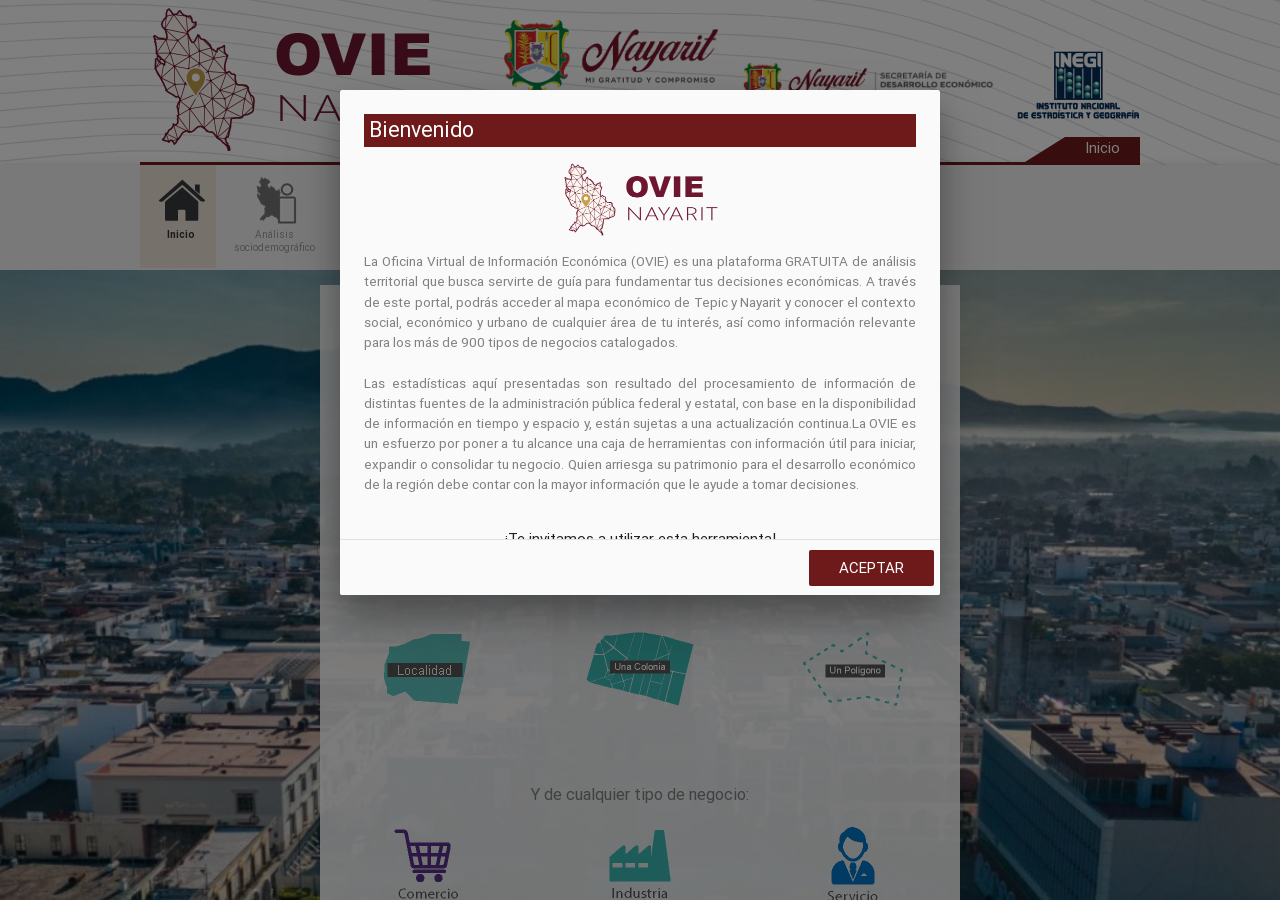
<file: ovie-client/index.html>
<!DOCTYPE html PUBLIC "-//W3C//DTD XHTML 1.0 Transitional//EN" "http://www.w3.org/TR/xhtml1/DTD/xhtml1-transitional.dtd">
<html xmlns="http://www.w3.org/1999/xhtml">
    
<head>
<meta http-equiv="X-UA-Compatible" content="IE=8" />    
<meta http-equiv="Content-Type" content="text/html; charset=utf-8" />
<meta name="viewport" content="width=device-width, initial-scale=1, maximum-scale=1, user-scalable=0">
<meta name="referrer" content="no-referrer">
<meta http-equiv="Permissions-Policy" content="unload=(self)">

<title>Oficina Virtual de Información Económica — Tepic, Nayarit</title>

<link rel="apple-touch-icon" sizes="57x57" href="apple-icon-57x57.png">
<link rel="apple-touch-icon" sizes="60x60" href="apple-icon-60x60.png">
<link rel="apple-touch-icon" sizes="72x72" href="apple-icon-72x72.png">
<link rel="apple-touch-icon" sizes="76x76" href="apple-icon-76x76.png">
<link rel="apple-touch-icon" sizes="114x114" href="apple-icon-114x114.png">
<link rel="apple-touch-icon" sizes="120x120" href="apple-icon-120x120.png">
<link rel="apple-touch-icon" sizes="144x144" href="apple-icon-144x144.png">
<link rel="apple-touch-icon" sizes="152x152" href="apple-icon-152x152.png">
<link rel="apple-touch-icon" sizes="180x180" href="apple-icon-180x180.png">
<link rel="icon" type="image/png" sizes="192x192"  href="android-icon-192x192.png">
<link rel="icon" type="image/png" sizes="32x32" href="favicon-32x32.png">
<link rel="icon" type="image/png" sizes="96x96" href="favicon-96x96.png">
<link rel="icon" type="image/png" sizes="16x16" href="favicon-16x16.png">
<link rel="manifest" href="manifest.json">
<meta name="msapplication-TileColor" content="#ffffff">
<meta name="msapplication-TileImage" content="ms-icon-144x144.png">
<meta name="theme-color" content="#ffffff">


<link href="https://fonts.googleapis.com/icon?family=Material+Icons" rel="stylesheet"/>
<link rel="stylesheet" type="text/css" href="js/libs/jquery/jquery-ui.min.css"/>
<link rel="stylesheet" type="text/css" href="js/libs/materialize/css/materialize.min.css"/>
<link rel="stylesheet" type="text/css" href="js/libs/fancybox-2.1.7/source/jquery.fancybox.css"  media="screen"/>

<script type="text/javascript" src="js/libs/jquery/jquery.min.js"></script>
<script type="text/javascript" src="js/libs/jquery/jquery-ui.min.js"></script>
<script type="text/javascript" src="js/libs/OpenLayers/OL.js"></script>
<script type="text/javascript" src="js/libs/materialize/js/materialize.min.js"></script>
<script type="text/javascript" src="js/libs/html2canvas/dist/html2canvas.js"></script>
<script type="text/javascript" src="js/libs/html2canvas/dist/canvg.js"></script>
<script type="text/javascript" src="js/libs/jsPdf/jsPdf.js"></script>
<script type="text/javascript" src="js/libs/jsPdf/svg_to_pdf.js"></script>
<script type="text/javascript" src="js/libs/jsPdf/saveSvgAsPng.js"></script>

<script type="text/javascript" src="js/libs/jsPdf/from_html.js"></script>
<script type="text/javascript" src="js/libs/jsPdf/split_text_to_size.js"></script>
<script type="text/javascript" src="js/libs/jsPdf/standard_fonts_metrics.js"></script>
<script type="text/javascript" src="js/libs/upload/jquery.fileupload.js"></script>
<script type="text/javascript" src="js/libs/fancybox-2.1.7/source/jquery.fancybox.pack.js"></script>
<!--
<script src="https://code.highcharts.com/highcharts.js"></script>
<script src="https://code.highcharts.com/modules/exporting.js"></script>-->
<script src="js/libs/highcharts/js/highcharts.js"></script>
<script src="js/libs/highcharts/js/modules/exporting.js"></script>



<script src="js/libs/jquery.ntm/js/jquery.ntm.js"></script>
<script type="text/javascript" src="js/libs/math.min.js"></script>

<script data-main="js/main" src="js/libs/require/require.js"></script>
<script type="text/javascript" src="js/libs/proj4js/proj4js-combined.js"></script>
<script type="text/javascript" src="js/libs/proj4js/defs/EPSG9102008.js"></script>
</head>

<body>

</body>
</html>
</file>
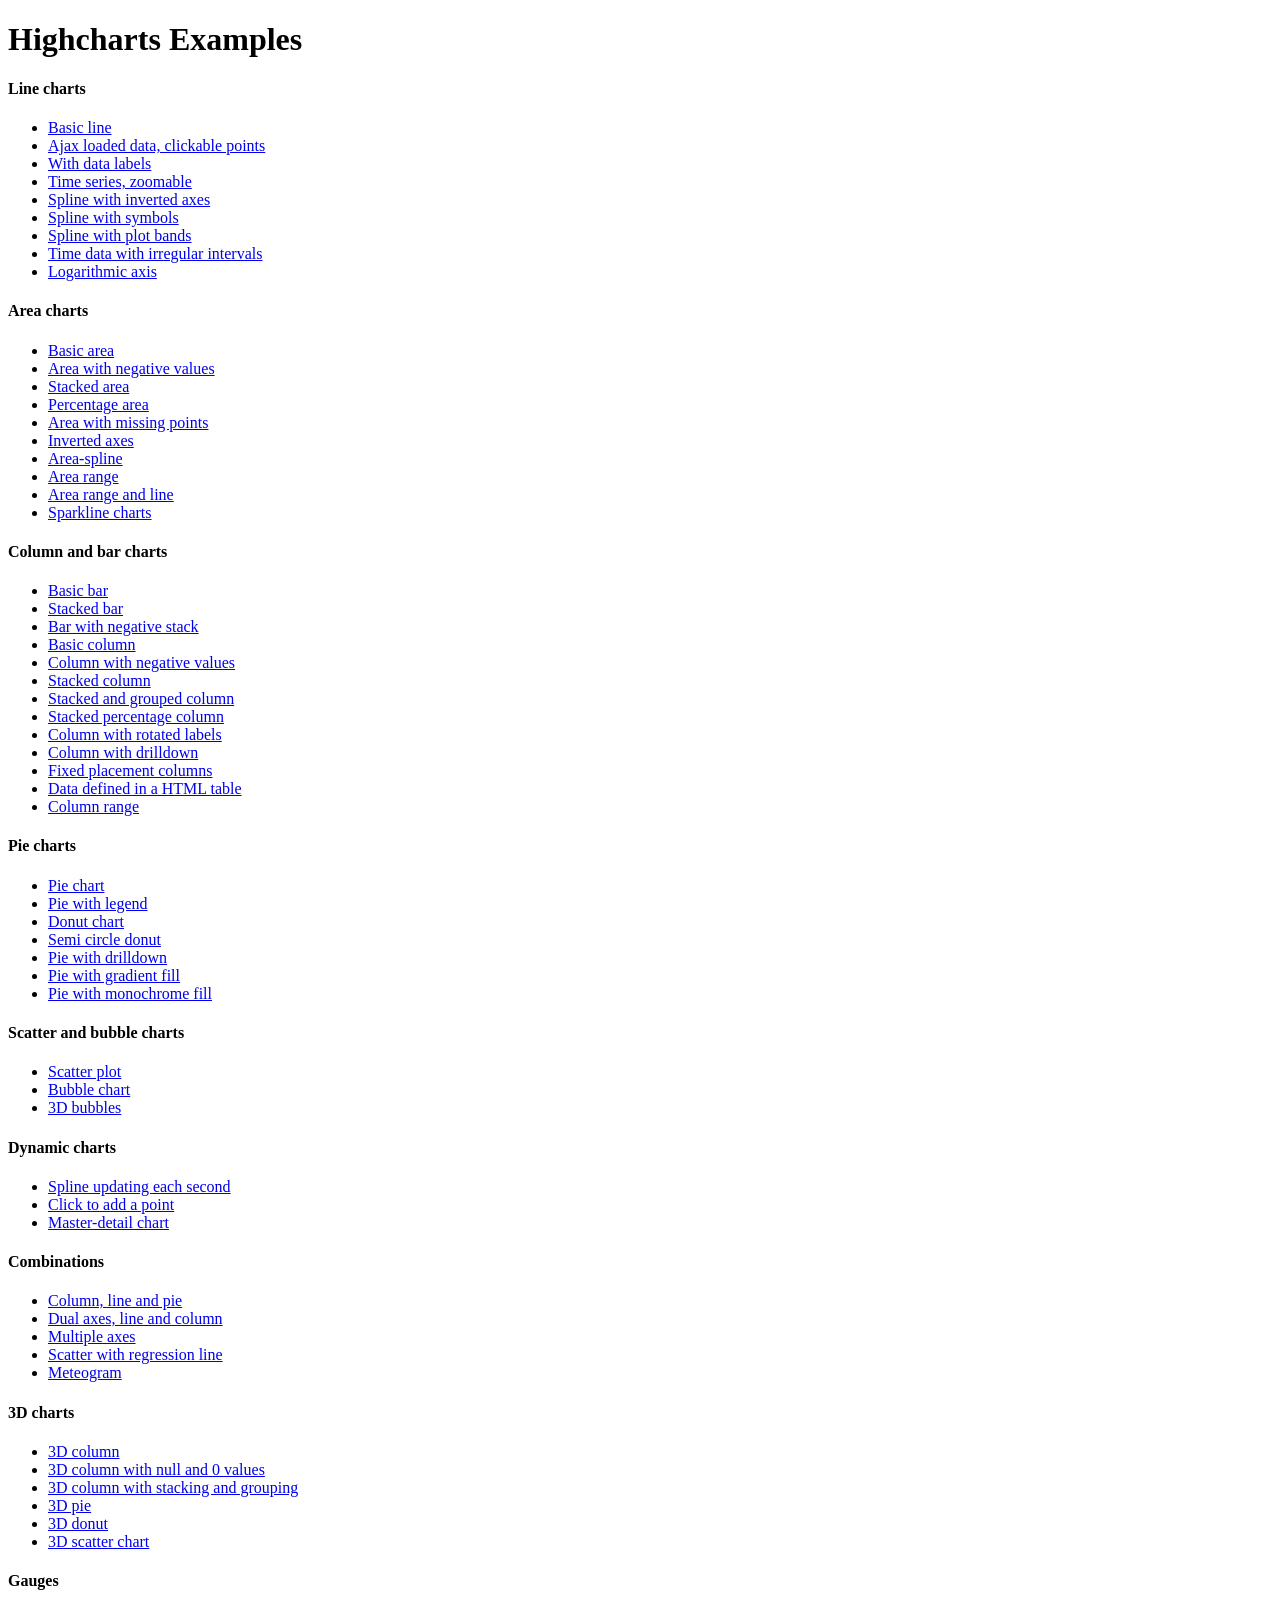
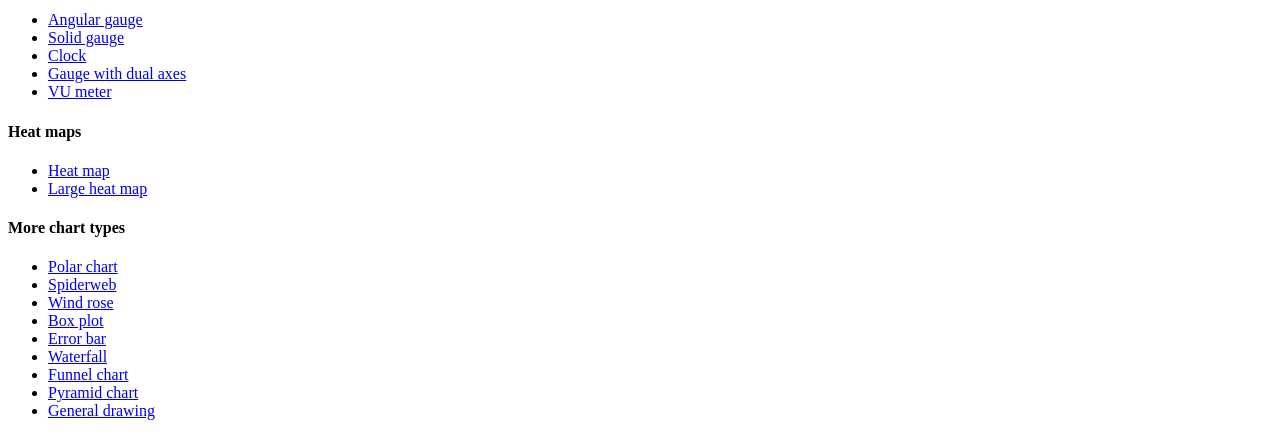
<file: ovie-client/js/libs/highcharts/index.htm>
<!DOCTYPE HTML PUBLIC "-//W3C//DTD HTML 4.01//EN" "http://www.w3.org/TR/html4/strict.dtd">
<html>
	<head>
		<meta http-equiv="Content-Type" content="text/html; charset=utf-8" />
		<title>Highcharts Examples</title>
	</head>
	<body>
		<h1>Highcharts Examples</h1>
		<h4>Line charts</h4>
		<ul>
			<li><a href="examples/line-basic/index.htm">Basic line</a></li>
			<li><a href="examples/line-ajax/index.htm">Ajax loaded data, clickable points</a></li>
			<li><a href="examples/line-labels/index.htm">With data labels</a></li>
			<li><a href="examples/line-time-series/index.htm">Time series, zoomable</a></li>
			<li><a href="examples/spline-inverted/index.htm">Spline with inverted axes</a></li>
			<li><a href="examples/spline-symbols/index.htm">Spline with symbols</a></li>
			<li><a href="examples/spline-plot-bands/index.htm">Spline with plot bands</a></li>
			<li><a href="examples/spline-irregular-time/index.htm">Time data with irregular intervals</a></li>
			<li><a href="examples/line-log-axis/index.htm">Logarithmic axis</a></li>
		</ul>
		<h4>Area charts</h4>
		<ul>
			<li><a href="examples/area-basic/index.htm">Basic area</a></li>
			<li><a href="examples/area-negative/index.htm">Area with negative values</a></li>
			<li><a href="examples/area-stacked/index.htm">Stacked area</a></li>
			<li><a href="examples/area-stacked-percent/index.htm">Percentage area</a></li>
			<li><a href="examples/area-missing/index.htm">Area with missing points</a></li>
			<li><a href="examples/area-inverted/index.htm">Inverted axes</a></li>
			<li><a href="examples/areaspline/index.htm">Area-spline</a></li>
			<li><a href="examples/arearange/index.htm">Area range</a></li>
			<li><a href="examples/arearange-line/index.htm">Area range and line</a></li>
			<li><a href="examples/sparkline/index.htm">Sparkline charts</a></li>
		</ul>
		<h4>Column and bar charts</h4>
		<ul>
			<li><a href="examples/bar-basic/index.htm">Basic bar</a></li>
			<li><a href="examples/bar-stacked/index.htm">Stacked bar</a></li>
			<li><a href="examples/bar-negative-stack/index.htm">Bar with negative stack</a></li>
			<li><a href="examples/column-basic/index.htm">Basic column</a></li>
			<li><a href="examples/column-negative/index.htm">Column with negative values</a></li>
			<li><a href="examples/column-stacked/index.htm">Stacked column</a></li>
			<li><a href="examples/column-stacked-and-grouped/index.htm">Stacked and grouped column</a></li>
			<li><a href="examples/column-stacked-percent/index.htm">Stacked percentage column</a></li>
			<li><a href="examples/column-rotated-labels/index.htm">Column with rotated labels</a></li>
			<li><a href="examples/column-drilldown/index.htm">Column with drilldown</a></li>
			<li><a href="examples/column-placement/index.htm">Fixed placement columns</a></li>
			<li><a href="examples/column-parsed/index.htm">Data defined in a HTML table</a></li>
			<li><a href="examples/columnrange/index.htm">Column range</a></li>
		</ul>
		<h4>Pie charts</h4>
		<ul>
			<li><a href="examples/pie-basic/index.htm">Pie chart</a></li>
			<li><a href="examples/pie-legend/index.htm">Pie with legend</a></li>
			<li><a href="examples/pie-donut/index.htm">Donut chart</a></li>
			<li><a href="examples/pie-semi-circle/index.htm">Semi circle donut</a></li>
			<li><a href="examples/pie-drilldown/index.htm">Pie with drilldown</a></li>
			<li><a href="examples/pie-gradient/index.htm">Pie with gradient fill</a></li>
			<li><a href="examples/pie-monochrome/index.htm">Pie with monochrome fill</a></li>
		</ul>
		<h4>Scatter and bubble charts</h4>
		<ul>
			<li><a href="examples/scatter/index.htm">Scatter plot</a></li>
			<li><a href="examples/bubble/index.htm">Bubble chart</a></li>
			<li><a href="examples/bubble-3d/index.htm">3D bubbles</a></li>
		</ul>
		<h4>Dynamic charts</h4>
		<ul>
			<li><a href="examples/dynamic-update/index.htm">Spline updating each second</a></li>
			<li><a href="examples/dynamic-click-to-add/index.htm">Click to add a point</a></li>
			<li><a href="examples/dynamic-master-detail/index.htm">Master-detail chart</a></li>
		</ul>
		<h4>Combinations</h4>
		<ul>
			<li><a href="examples/combo/index.htm">Column, line and pie</a></li>
			<li><a href="examples/combo-dual-axes/index.htm">Dual axes, line and column</a></li>
			<li><a href="examples/combo-multi-axes/index.htm">Multiple axes</a></li>
			<li><a href="examples/combo-regression/index.htm">Scatter with regression line</a></li>
			<li><a href="examples/combo-meteogram/index.htm">Meteogram</a></li>
		</ul>
		<h4>3D charts</h4>
		<ul>
			<li><a href="examples/3d-column-interactive/index.htm">3D column</a></li>
			<li><a href="examples/3d-column-null-values/index.htm">3D column with null and 0 values</a></li>
			<li><a href="examples/3d-column-stacking-grouping/index.htm">3D column with stacking and grouping</a></li>
			<li><a href="examples/3d-pie/index.htm">3D pie</a></li>
			<li><a href="examples/3d-pie-donut/index.htm">3D donut</a></li>
			<li><a href="examples/3d-scatter-draggable/index.htm">3D scatter chart</a></li>
		</ul>
		<h4>Gauges</h4>
		<ul>
			<li><a href="examples/gauge-speedometer/index.htm">Angular gauge</a></li>
			<li><a href="examples/gauge-solid/index.htm">Solid gauge</a></li>
			<li><a href="examples/gauge-clock/index.htm">Clock</a></li>
			<li><a href="examples/gauge-dual/index.htm">Gauge with dual axes</a></li>
			<li><a href="examples/gauge-vu-meter/index.htm">VU meter</a></li>
		</ul>
		<h4>Heat maps</h4>
		<ul>
			<li><a href="examples/heatmap/index.htm">Heat map</a></li>
			<li><a href="examples/heatmap-canvas/index.htm">Large heat map</a></li>
		</ul>
		<h4>More chart types</h4>
		<ul>
			<li><a href="examples/polar/index.htm">Polar chart</a></li>
			<li><a href="examples/polar-spider/index.htm">Spiderweb</a></li>
			<li><a href="examples/polar-wind-rose/index.htm">Wind rose</a></li>
			<li><a href="examples/box-plot/index.htm">Box plot</a></li>
			<li><a href="examples/error-bar/index.htm">Error bar</a></li>
			<li><a href="examples/waterfall/index.htm">Waterfall</a></li>
			<li><a href="examples/funnel/index.htm">Funnel chart</a></li>
			<li><a href="examples/pyramid/index.htm">Pyramid chart</a></li>
			<li><a href="examples/renderer/index.htm">General drawing</a></li>
		</ul>
	</body>
</html>
</file>
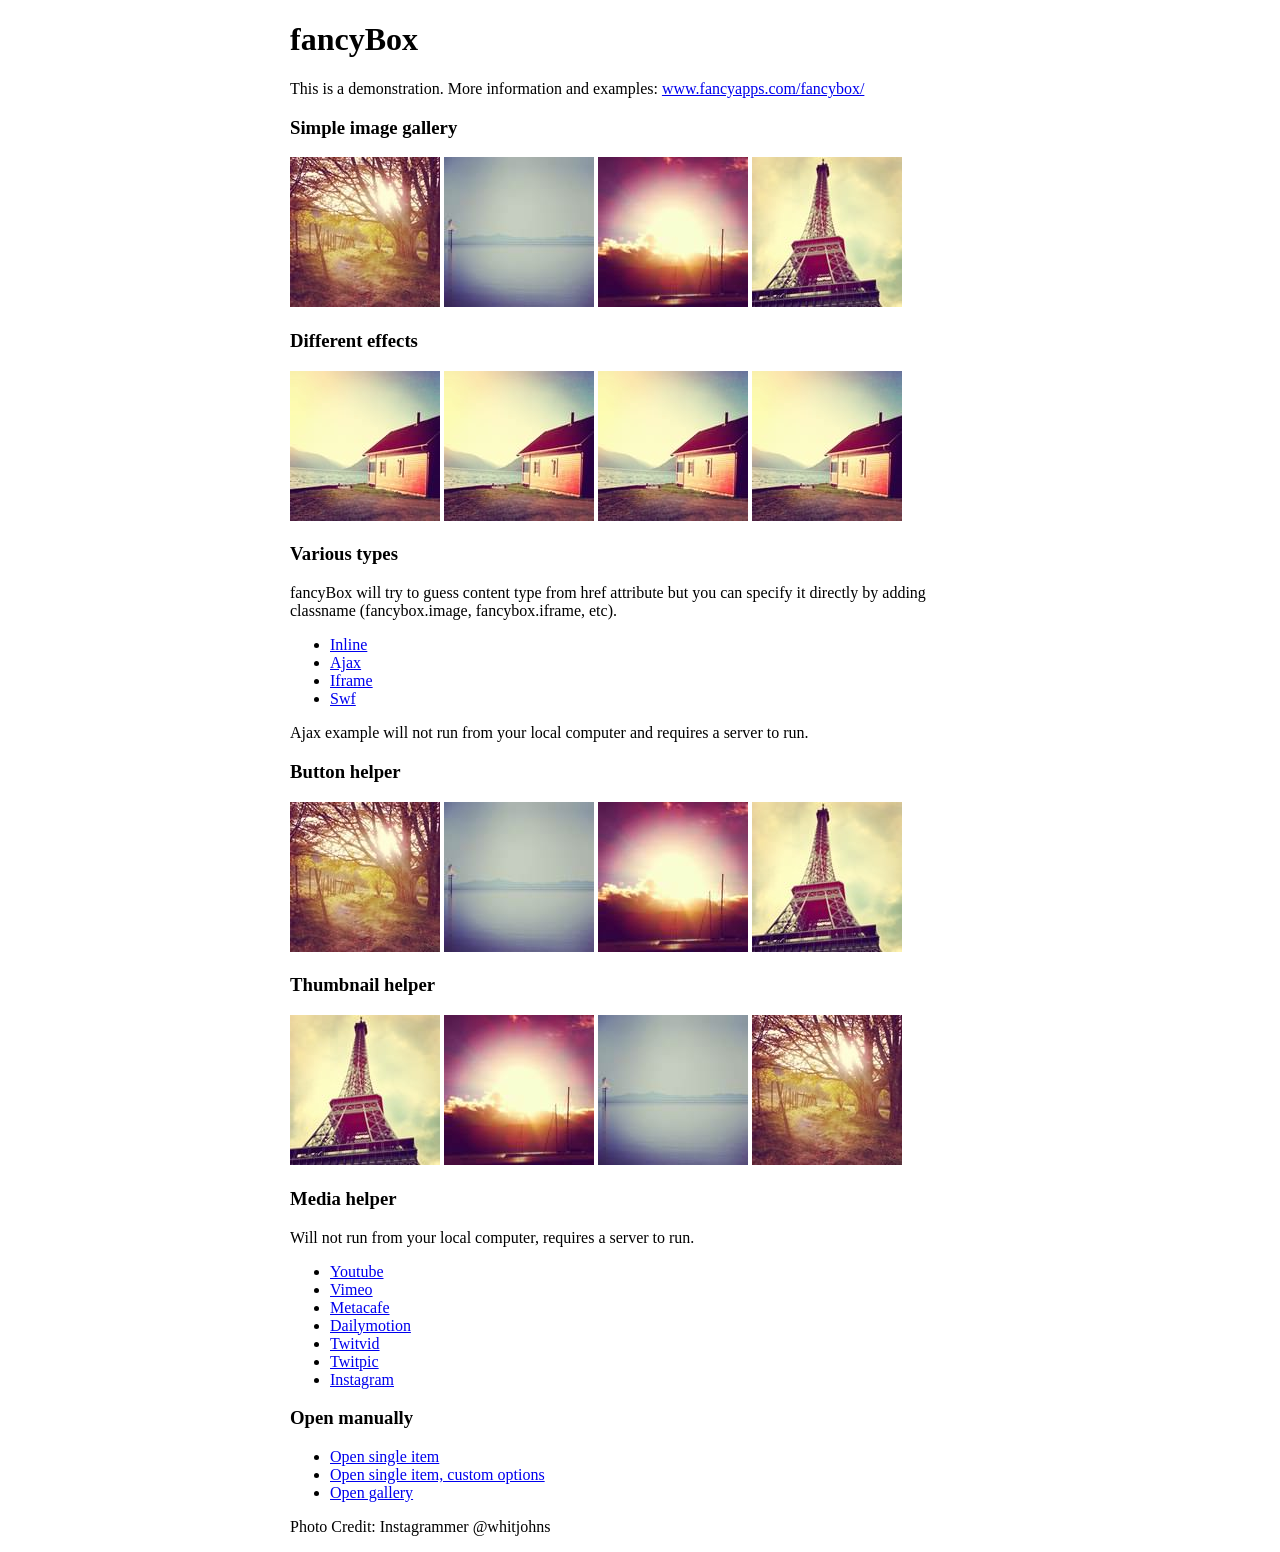
<file: ovie-client/js/libs/fancybox-2.1.7/demo/index.html>
<!DOCTYPE html>
<html>
<head>
	<title>fancyBox - Fancy jQuery Lightbox Alternative | Demonstration</title>
	<meta http-equiv="Content-Type" content="text/html; charset=UTF-8" />

	<!-- Add jQuery library -->
	<script type="text/javascript" src="../lib/jquery-1.10.2.min.js"></script>

	<!-- Add mousewheel plugin (this is optional) -->
	<script type="text/javascript" src="../lib/jquery.mousewheel.pack.js?v=3.1.3"></script>

	<!-- Add fancyBox main JS and CSS files -->
	<script type="text/javascript" src="../source/jquery.fancybox.pack.js?v=2.1.5"></script>
	<link rel="stylesheet" type="text/css" href="../source/jquery.fancybox.css?v=2.1.5" media="screen" />

	<!-- Add Button helper (this is optional) -->
	<link rel="stylesheet" type="text/css" href="../source/helpers/jquery.fancybox-buttons.css?v=1.0.5" />
	<script type="text/javascript" src="../source/helpers/jquery.fancybox-buttons.js?v=1.0.5"></script>

	<!-- Add Thumbnail helper (this is optional) -->
	<link rel="stylesheet" type="text/css" href="../source/helpers/jquery.fancybox-thumbs.css?v=1.0.7" />
	<script type="text/javascript" src="../source/helpers/jquery.fancybox-thumbs.js?v=1.0.7"></script>

	<!-- Add Media helper (this is optional) -->
	<script type="text/javascript" src="../source/helpers/jquery.fancybox-media.js?v=1.0.6"></script>

	<script type="text/javascript">
		$(document).ready(function() {
			/*
			 *  Simple image gallery. Uses default settings
			 */

			$('.fancybox').fancybox();

			/*
			 *  Different effects
			 */

			// Change title type, overlay closing speed
			$(".fancybox-effects-a").fancybox({
				helpers: {
					title : {
						type : 'outside'
					},
					overlay : {
						speedOut : 0
					}
				}
			});

			// Disable opening and closing animations, change title type
			$(".fancybox-effects-b").fancybox({
				openEffect  : 'none',
				closeEffect	: 'none',

				helpers : {
					title : {
						type : 'over'
					}
				}
			});

			// Set custom style, close if clicked, change title type and overlay color
			$(".fancybox-effects-c").fancybox({
				wrapCSS    : 'fancybox-custom',
				closeClick : true,

				openEffect : 'none',

				helpers : {
					title : {
						type : 'inside'
					},
					overlay : {
						css : {
							'background' : 'rgba(238,238,238,0.85)'
						}
					}
				}
			});

			// Remove padding, set opening and closing animations, close if clicked and disable overlay
			$(".fancybox-effects-d").fancybox({
				padding: 0,

				openEffect : 'elastic',
				openSpeed  : 150,

				closeEffect : 'elastic',
				closeSpeed  : 150,

				closeClick : true,

				helpers : {
					overlay : null
				}
			});

			/*
			 *  Button helper. Disable animations, hide close button, change title type and content
			 */

			$('.fancybox-buttons').fancybox({
				openEffect  : 'none',
				closeEffect : 'none',

				prevEffect : 'none',
				nextEffect : 'none',

				closeBtn  : false,

				helpers : {
					title : {
						type : 'inside'
					},
					buttons	: {}
				},

				afterLoad : function() {
					this.title = 'Image ' + (this.index + 1) + ' of ' + this.group.length + (this.title ? ' - ' + this.title : '');
				}
			});


			/*
			 *  Thumbnail helper. Disable animations, hide close button, arrows and slide to next gallery item if clicked
			 */

			$('.fancybox-thumbs').fancybox({
				prevEffect : 'none',
				nextEffect : 'none',

				closeBtn  : false,
				arrows    : false,
				nextClick : true,

				helpers : {
					thumbs : {
						width  : 50,
						height : 50
					}
				}
			});

			/*
			 *  Media helper. Group items, disable animations, hide arrows, enable media and button helpers.
			*/
			$('.fancybox-media')
				.attr('rel', 'media-gallery')
				.fancybox({
					openEffect : 'none',
					closeEffect : 'none',
					prevEffect : 'none',
					nextEffect : 'none',

					arrows : false,
					helpers : {
						media : {},
						buttons : {}
					}
				});

			/*
			 *  Open manually
			 */

			$("#fancybox-manual-a").click(function() {
				$.fancybox.open('1_b.jpg');
			});

			$("#fancybox-manual-b").click(function() {
				$.fancybox.open({
					href : 'iframe.html',
					type : 'iframe',
					padding : 5
				});
			});

			$("#fancybox-manual-c").click(function() {
				$.fancybox.open([
					{
						href : '1_b.jpg',
						title : 'My title'
					}, {
						href : '2_b.jpg',
						title : '2nd title'
					}, {
						href : '3_b.jpg'
					}
				], {
					helpers : {
						thumbs : {
							width: 75,
							height: 50
						}
					}
				});
			});


		});
	</script>
	<style type="text/css">
		.fancybox-custom .fancybox-skin {
			box-shadow: 0 0 50px #222;
		}

		body {
			max-width: 700px;
			margin: 0 auto;
		}
	</style>
</head>
<body>
	<h1>fancyBox</h1>

	<p>This is a demonstration. More information and examples: <a href="http://fancyapps.com/fancybox/">www.fancyapps.com/fancybox/</a></p>

	<h3>Simple image gallery</h3>
	<p>
		<a class="fancybox" href="1_b.jpg" data-fancybox-group="gallery" title="Lorem ipsum dolor sit amet"><img src="1_s.jpg" alt="" /></a>

		<a class="fancybox" href="2_b.jpg" data-fancybox-group="gallery" title="Etiam quis mi eu elit temp"><img src="2_s.jpg" alt="" /></a>

		<a class="fancybox" href="3_b.jpg" data-fancybox-group="gallery" title="Cras neque mi, semper leon"><img src="3_s.jpg" alt="" /></a>

		<a class="fancybox" href="4_b.jpg" data-fancybox-group="gallery" title="Sed vel sapien vel sem uno"><img src="4_s.jpg" alt="" /></a>
	</p>

	<h3>Different effects</h3>
	<p>
		<a class="fancybox-effects-a" href="5_b.jpg" title="Lorem ipsum dolor sit amet, consectetur adipiscing elit"><img src="5_s.jpg" alt="" /></a>

		<a class="fancybox-effects-b" href="5_b.jpg" title="Lorem ipsum dolor sit amet, consectetur adipiscing elit"><img src="5_s.jpg" alt="" /></a>

		<a class="fancybox-effects-c" href="5_b.jpg" title="Lorem ipsum dolor sit amet, consectetur adipiscing elit"><img src="5_s.jpg" alt="" /></a>

		<a class="fancybox-effects-d" href="5_b.jpg" title="Lorem ipsum dolor sit amet, consectetur adipiscing elit"><img src="5_s.jpg" alt="" /></a>
	</p>

	<h3>Various types</h3>
	<p>
		fancyBox will try to guess content type from href attribute but you can specify it directly by adding classname (fancybox.image, fancybox.iframe, etc).
	</p>
	<ul>
		<li><a class="fancybox" href="#inline1" title="Lorem ipsum dolor sit amet">Inline</a></li>
		<li><a class="fancybox fancybox.ajax" href="ajax.txt">Ajax</a></li>
		<li><a class="fancybox fancybox.iframe" href="iframe.html">Iframe</a></li>
		<li><a class="fancybox" href="http://www.adobe.com/jp/events/cs3_web_edition_tour/swfs/perform.swf">Swf</a></li>
	</ul>

	<div id="inline1" style="width:400px;display: none;">
		<h3>Etiam quis mi eu elit</h3>
		<p>
			Lorem ipsum dolor sit amet, consectetur adipiscing elit. Etiam quis mi eu elit tempor facilisis id et neque. Nulla sit amet sem sapien. Vestibulum imperdiet porta ante ac ornare. Nulla et lorem eu nibh adipiscing ultricies nec at lacus. Cras laoreet ultricies sem, at blandit mi eleifend aliquam. Nunc enim ipsum, vehicula non pretium varius, cursus ac tortor. Vivamus fringilla congue laoreet. Quisque ultrices sodales orci, quis rhoncus justo auctor in. Phasellus dui eros, bibendum eu feugiat ornare, faucibus eu mi. Nunc aliquet tempus sem, id aliquam diam varius ac. Maecenas nisl nunc, molestie vitae eleifend vel, iaculis sed magna. Aenean tempus lacus vitae orci posuere porttitor eget non felis. Donec lectus elit, aliquam nec eleifend sit amet, vestibulum sed nunc.
		</p>
	</div>

	<p>
		Ajax example will not run from your local computer and requires a server to run.
	</p>

	<h3>Button helper</h3>
	<p>
		<a class="fancybox-buttons" data-fancybox-group="button" href="1_b.jpg"><img src="1_s.jpg" alt="" /></a>

		<a class="fancybox-buttons" data-fancybox-group="button" href="2_b.jpg"><img src="2_s.jpg" alt="" /></a>

		<a class="fancybox-buttons" data-fancybox-group="button" href="3_b.jpg"><img src="3_s.jpg" alt="" /></a>

		<a class="fancybox-buttons" data-fancybox-group="button" href="4_b.jpg"><img src="4_s.jpg" alt="" /></a>
	</p>

	<h3>Thumbnail helper</h3>
	<p>
		<a class="fancybox-thumbs" data-fancybox-group="thumb" href="4_b.jpg"><img src="4_s.jpg" alt="" /></a>

		<a class="fancybox-thumbs" data-fancybox-group="thumb" href="3_b.jpg"><img src="3_s.jpg" alt="" /></a>

		<a class="fancybox-thumbs" data-fancybox-group="thumb" href="2_b.jpg"><img src="2_s.jpg" alt="" /></a>

		<a class="fancybox-thumbs" data-fancybox-group="thumb" href="1_b.jpg"><img src="1_s.jpg" alt="" /></a>
	</p>

	<h3>Media helper</h3>
	<p>
		Will not run from your local computer, requires a server to run.
	</p>

	<ul>
		<li><a class="fancybox-media" href="http://www.youtube.com/watch?v=opj24KnzrWo">Youtube</a></li>
		<li><a class="fancybox-media" href="http://vimeo.com/47480346">Vimeo</a></li>
		<li><a class="fancybox-media" href="http://www.metacafe.com/watch/7635964/">Metacafe</a></li>
		<li><a class="fancybox-media" href="http://www.dailymotion.com/video/xoeylt_electric-guest-this-head-i-hold_music">Dailymotion</a></li>
		<li><a class="fancybox-media" href="http://twitvid.com/QY7MD">Twitvid</a></li>
		<li><a class="fancybox-media" href="http://twitpic.com/7p93st">Twitpic</a></li>
		<li><a class="fancybox-media" href="http://instagr.am/p/IejkuUGxQn">Instagram</a></li>
	</ul>

	<h3>Open manually</h3>
	<ul>
		<li><a id="fancybox-manual-a" href="javascript:;">Open single item</a></li>
		<li><a id="fancybox-manual-b" href="javascript:;">Open single item, custom options</a></li>
		<li><a id="fancybox-manual-c" href="javascript:;">Open gallery</a></li>
	</ul>

	<p>
		Photo Credit: Instagrammer @whitjohns
	</p>
</body>
</html>
</file>
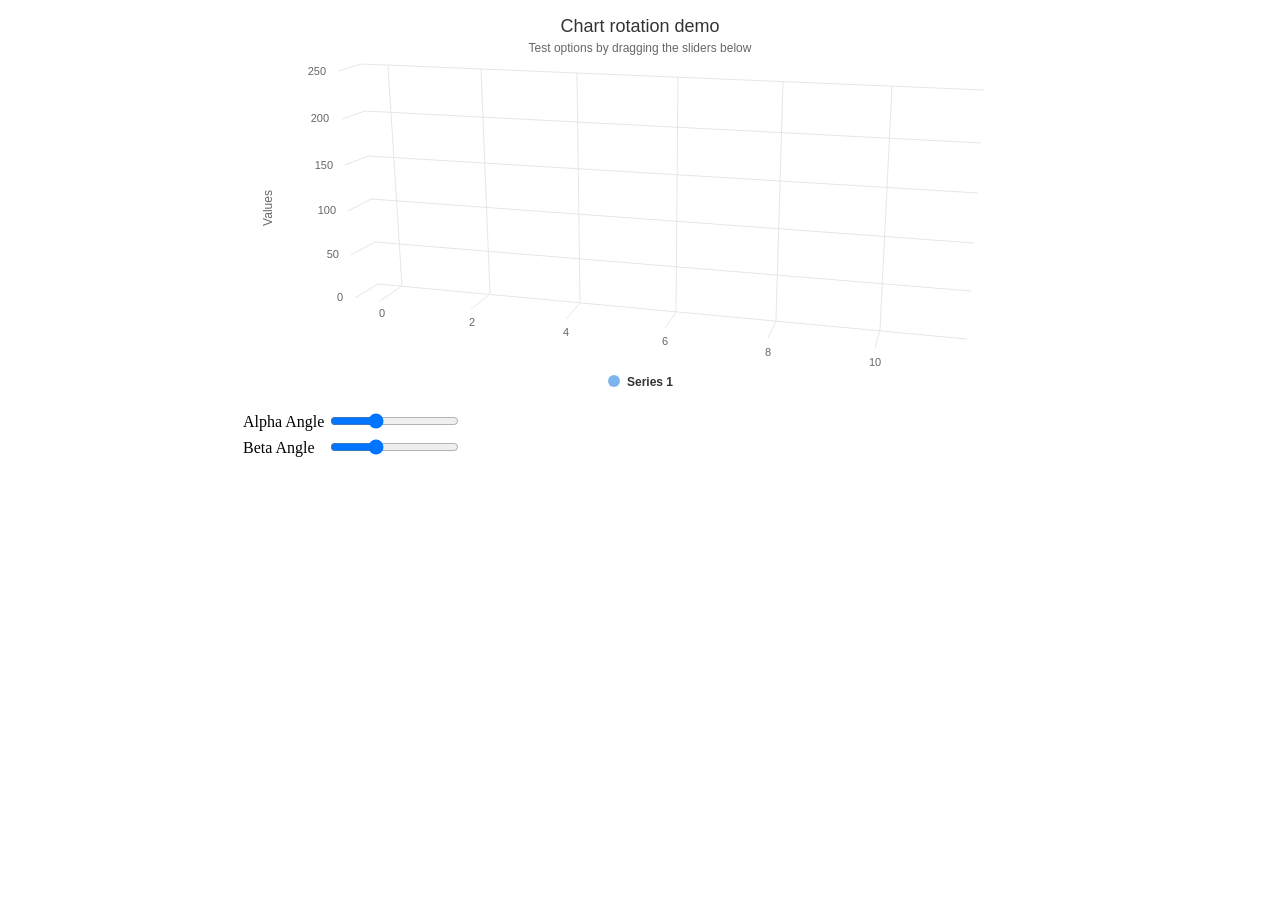
<file: ovie-client/js/libs/highcharts/examples/3d-column-interactive/index.htm>
<!DOCTYPE HTML>
<html>
	<head>
		<meta http-equiv="Content-Type" content="text/html; charset=utf-8">
		<title>Highcharts Example</title>

		<script type="text/javascript" src="http://ajax.googleapis.com/ajax/libs/jquery/1.8.2/jquery.min.js"></script>
		<style type="text/css">
#container, #sliders {
	min-width: 310px; 
	max-width: 800px;
	margin: 0 auto;
}
#container {
	height: 400px; 
}
		</style>
		<script type="text/javascript">
$(function () {
    // Set up the chart
    var chart = new Highcharts.Chart({
        chart: {
            renderTo: 'container',
            type: 'column',
            margin: 75,
            options3d: {
                enabled: true,
                alpha: 15,
                beta: 15,
                depth: 50,
                viewDistance: 25
            }
        },
        title: {
            text: 'Chart rotation demo'
        },
        subtitle: {
            text: 'Test options by dragging the sliders below'
        },
        plotOptions: {
            column: {
                depth: 25
            }
        },
        series: [{
            data: [29.9, 71.5, 106.4, 129.2, 144.0, 176.0, 135.6, 148.5, 216.4, 194.1, 95.6, 54.4]
        }]
    });

    function showValues() {
        $('#R0-value').html(chart.options.chart.options3d.alpha);
        $('#R1-value').html(chart.options.chart.options3d.beta);
    }

    // Activate the sliders
    $('#R0').on('change', function () {
        chart.options.chart.options3d.alpha = this.value;
        showValues();
        chart.redraw(false);
    });
    $('#R1').on('change', function () {
        chart.options.chart.options3d.beta = this.value;
        showValues();
        chart.redraw(false);
    });

    showValues();
});
		</script>
	</head>
	<body>
<script src="../../js/highcharts.js"></script>
<script src="../../js/highcharts-3d.js"></script>
<script src="../../js/modules/exporting.js"></script>

<div id="container"></div>
<div id="sliders">
	<table>
		<tr><td>Alpha Angle</td><td><input id="R0" type="range" min="0" max="45" value="15"/> <span id="R0-value" class="value"></span></td></tr>
	    <tr><td>Beta Angle</td><td><input id="R1" type="range" min="0" max="45" value="15"/> <span id="R1-value" class="value"></span></td></tr>
	</table>
</div>
	</body>
</html>
</file>
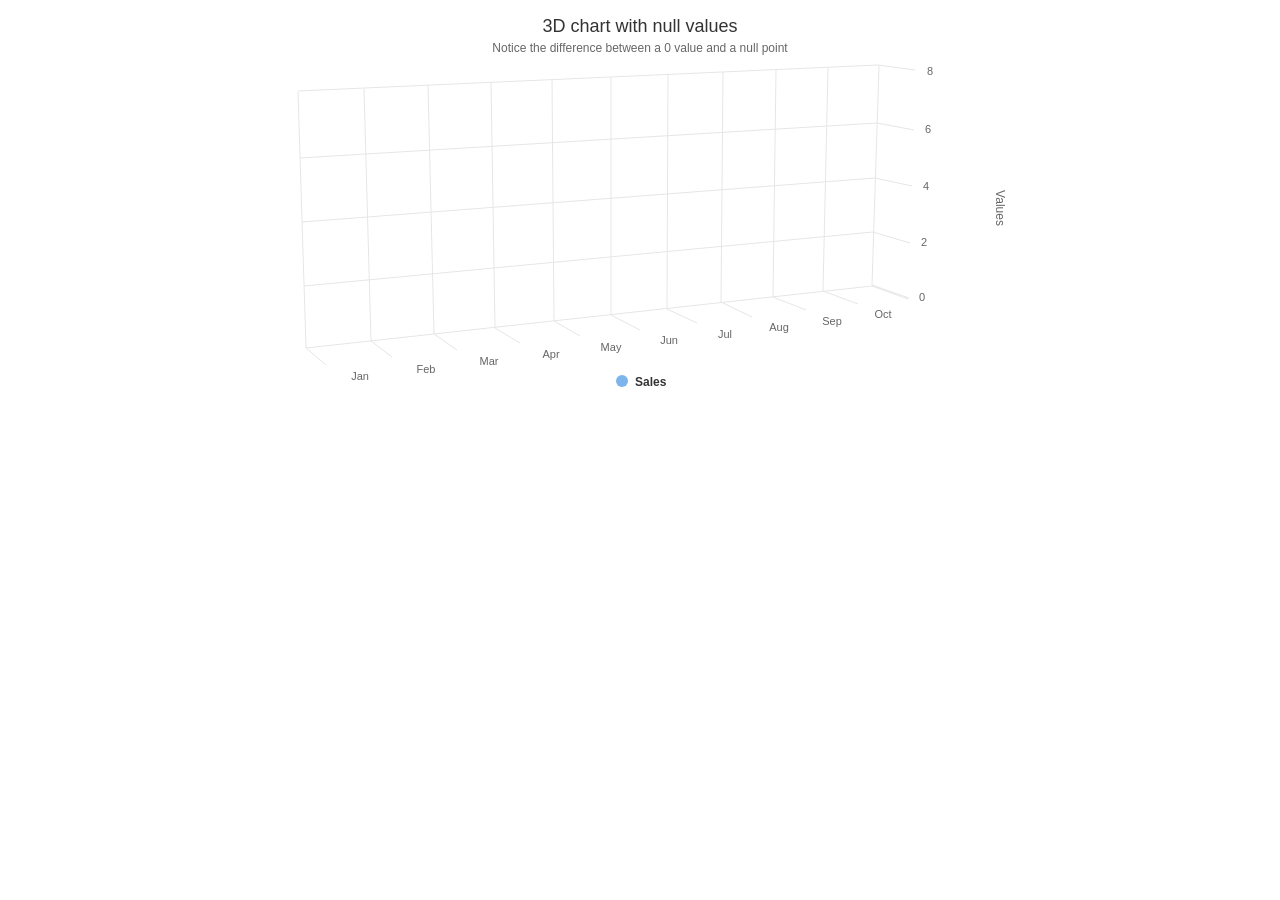
<file: ovie-client/js/libs/highcharts/examples/3d-column-null-values/index.htm>
<!DOCTYPE HTML>
<html>
	<head>
		<meta http-equiv="Content-Type" content="text/html; charset=utf-8">
		<title>Highcharts Example</title>

		<script type="text/javascript" src="http://ajax.googleapis.com/ajax/libs/jquery/1.8.2/jquery.min.js"></script>
		<style type="text/css">
#container {
	height: 400px; 
	min-width: 310px; 
	max-width: 800px;
	margin: 0 auto;
}
		</style>
		<script type="text/javascript">
$(function () {
    $('#container').highcharts({
        chart: {
            type: 'column',
            margin: 75,
            options3d: {
                enabled: true,
                alpha: 10,
                beta: 25,
                depth: 70
            }
        },
        title: {
            text: '3D chart with null values'
        },
        subtitle: {
            text: 'Notice the difference between a 0 value and a null point'
        },
        plotOptions: {
            column: {
                depth: 25
            }
        },
        xAxis: {
            categories: Highcharts.getOptions().lang.shortMonths
        },
        yAxis: {
            opposite: true
        },
        series: [{
            name: 'Sales',
            data: [2, 3, null, 4, 0, 5, 1, 4, 6, 3]
        }]
    });
});
		</script>
	</head>
	<body>

<script src="../../js/highcharts.js"></script>
<script src="../../js/highcharts-3d.js"></script>
<script src="../../js/modules/exporting.js"></script>

<div id="container" style="height: 400px"></div>
	</body>
</html>
</file>
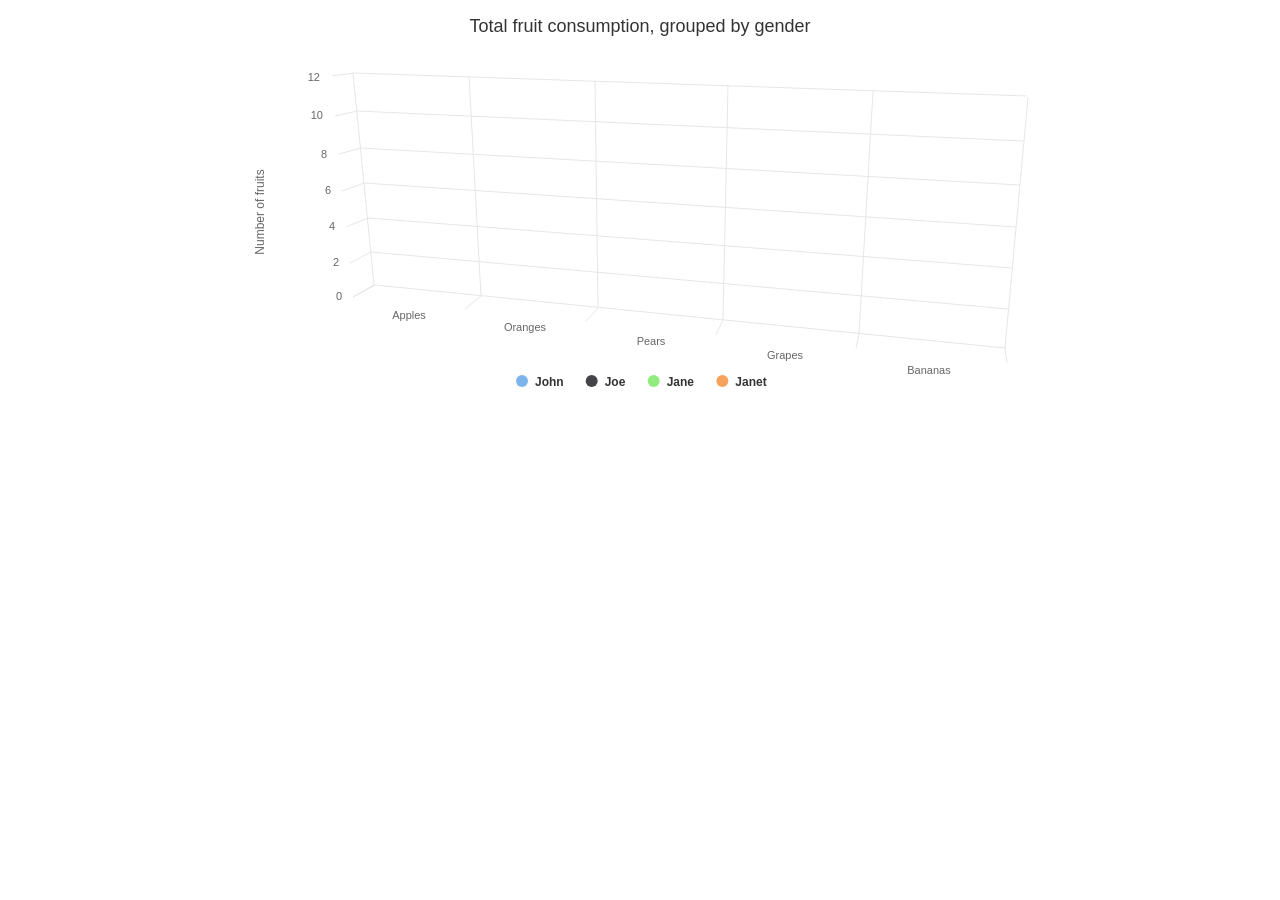
<file: ovie-client/js/libs/highcharts/examples/3d-column-stacking-grouping/index.htm>
<!DOCTYPE HTML>
<html>
	<head>
		<meta http-equiv="Content-Type" content="text/html; charset=utf-8">
		<title>Highcharts Example</title>

		<script type="text/javascript" src="http://ajax.googleapis.com/ajax/libs/jquery/1.8.2/jquery.min.js"></script>
		<style type="text/css">
#container {
	height: 400px; 
	min-width: 310px; 
	max-width: 800px;
	margin: 0 auto;
}
		</style>
		<script type="text/javascript">
$(function () {
    $('#container').highcharts({

        chart: {
            type: 'column',
            options3d: {
                enabled: true,
                alpha: 15,
                beta: 15,
                viewDistance: 25,
                depth: 40
            },
            marginTop: 80,
            marginRight: 40
        },

        title: {
            text: 'Total fruit consumption, grouped by gender'
        },

        xAxis: {
            categories: ['Apples', 'Oranges', 'Pears', 'Grapes', 'Bananas']
        },

        yAxis: {
            allowDecimals: false,
            min: 0,
            title: {
                text: 'Number of fruits'
            }
        },

        tooltip: {
            headerFormat: '<b>{point.key}</b><br>',
            pointFormat: '<span style="color:{series.color}">\u25CF</span> {series.name}: {point.y} / {point.stackTotal}'
        },

        plotOptions: {
            column: {
                stacking: 'normal',
                depth: 40
            }
        },

        series: [{
            name: 'John',
            data: [5, 3, 4, 7, 2],
            stack: 'male'
        }, {
            name: 'Joe',
            data: [3, 4, 4, 2, 5],
            stack: 'male'
        }, {
            name: 'Jane',
            data: [2, 5, 6, 2, 1],
            stack: 'female'
        }, {
            name: 'Janet',
            data: [3, 0, 4, 4, 3],
            stack: 'female'
        }]
    });
});


		</script>
	</head>
	<body>

<script src="../../js/highcharts.js"></script>
<script src="../../js/highcharts-3d.js"></script>
<script src="../../js/modules/exporting.js"></script>

<div id="container" style="height: 400px"></div>
	</body>
</html>
</file>
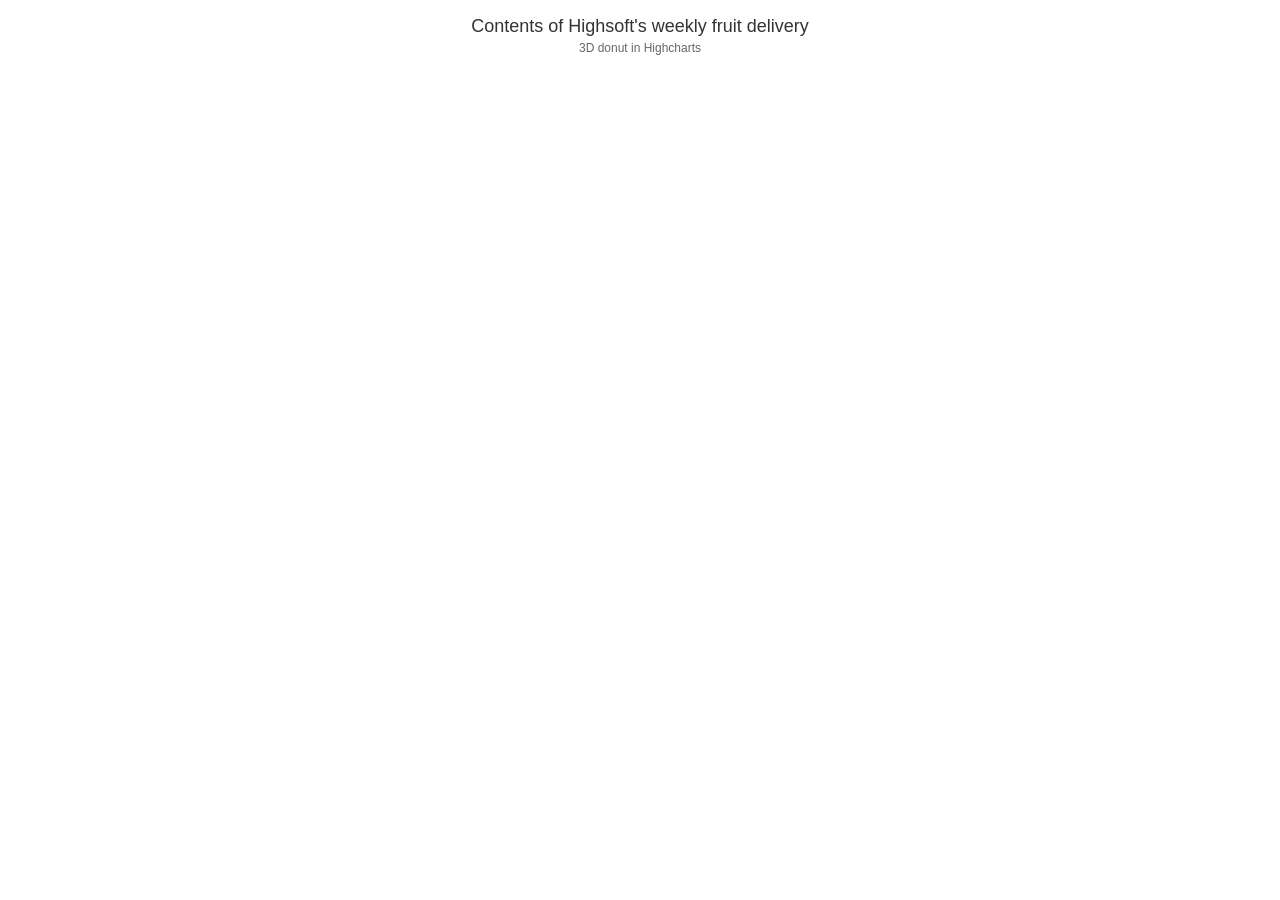
<file: ovie-client/js/libs/highcharts/examples/3d-pie-donut/index.htm>
<!DOCTYPE HTML>
<html>
	<head>
		<meta http-equiv="Content-Type" content="text/html; charset=utf-8">
		<title>Highcharts Example</title>

		<script type="text/javascript" src="http://ajax.googleapis.com/ajax/libs/jquery/1.8.2/jquery.min.js"></script>
		<style type="text/css">
${demo.css}
		</style>
		<script type="text/javascript">
$(function () {
    $('#container').highcharts({
        chart: {
            type: 'pie',
            options3d: {
                enabled: true,
                alpha: 45
            }
        },
        title: {
            text: 'Contents of Highsoft\'s weekly fruit delivery'
        },
        subtitle: {
            text: '3D donut in Highcharts'
        },
        plotOptions: {
            pie: {
                innerSize: 100,
                depth: 45
            }
        },
        series: [{
            name: 'Delivered amount',
            data: [
                ['Bananas', 8],
                ['Kiwi', 3],
                ['Mixed nuts', 1],
                ['Oranges', 6],
                ['Apples', 8],
                ['Pears', 4],
                ['Clementines', 4],
                ['Reddish (bag)', 1],
                ['Grapes (bunch)', 1]
            ]
        }]
    });
});
		</script>
	</head>
	<body>

<script src="../../js/highcharts.js"></script>
<script src="../../js/highcharts-3d.js"></script>
<script src="../../js/modules/exporting.js"></script>

<div id="container" style="height: 400px"></div>
	</body>
</html>
</file>
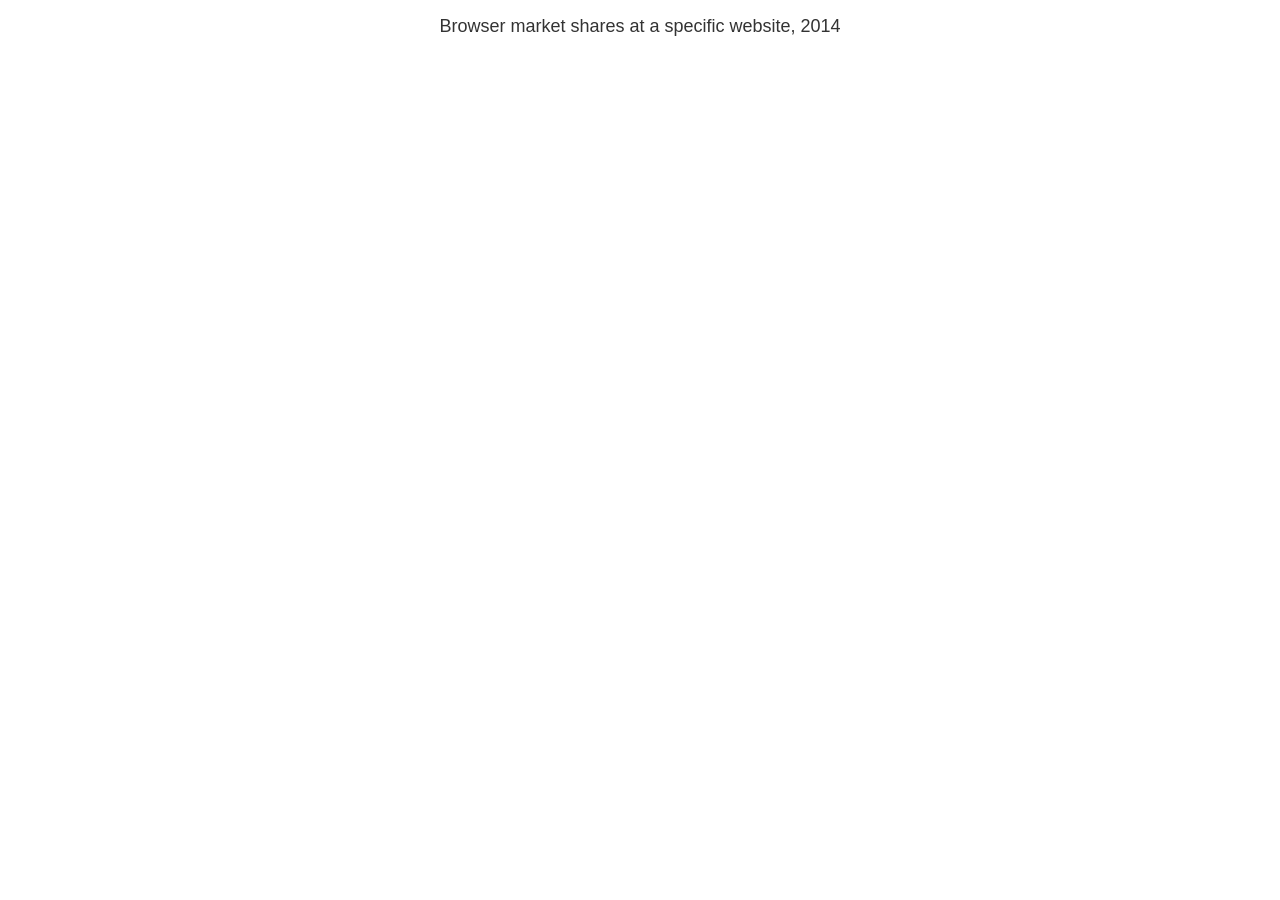
<file: ovie-client/js/libs/highcharts/examples/3d-pie/index.htm>
<!DOCTYPE HTML>
<html>
	<head>
		<meta http-equiv="Content-Type" content="text/html; charset=utf-8">
		<title>Highcharts Example</title>

		<script type="text/javascript" src="http://ajax.googleapis.com/ajax/libs/jquery/1.8.2/jquery.min.js"></script>
		<style type="text/css">
${demo.css}
		</style>
		<script type="text/javascript">
$(function () {
    $('#container').highcharts({
        chart: {
            type: 'pie',
            options3d: {
                enabled: true,
                alpha: 45,
                beta: 0
            }
        },
        title: {
            text: 'Browser market shares at a specific website, 2014'
        },
        tooltip: {
            pointFormat: '{series.name}: <b>{point.percentage:.1f}%</b>'
        },
        plotOptions: {
            pie: {
                allowPointSelect: true,
                cursor: 'pointer',
                depth: 35,
                dataLabels: {
                    enabled: true,
                    format: '{point.name}'
                }
            }
        },
        series: [{
            type: 'pie',
            name: 'Browser share',
            data: [
                ['Firefox',   45.0],
                ['IE',       26.8],
                {
                    name: 'Chrome',
                    y: 12.8,
                    sliced: true,
                    selected: true
                },
                ['Safari',    8.5],
                ['Opera',     6.2],
                ['Others',   0.7]
            ]
        }]
    });
});
		</script>
	</head>
	<body>

<script src="../../js/highcharts.js"></script>
<script src="../../js/highcharts-3d.js"></script>
<script src="../../js/modules/exporting.js"></script>

<div id="container" style="height: 400px"></div>
	</body>
</html>
</file>
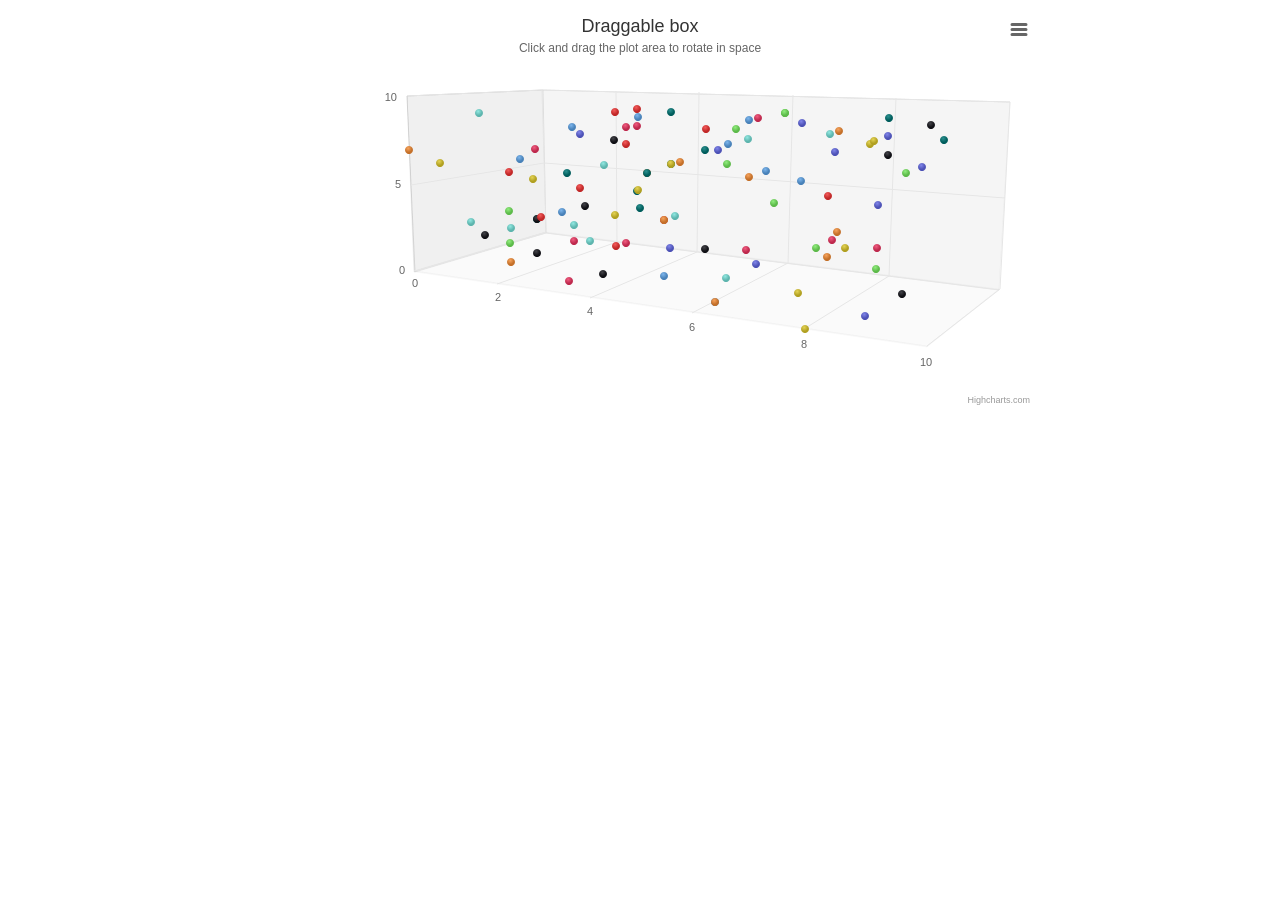
<file: ovie-client/js/libs/highcharts/examples/3d-scatter-draggable/index.htm>
<!DOCTYPE HTML>
<html>
	<head>
		<meta http-equiv="Content-Type" content="text/html; charset=utf-8">
		<title>Highcharts Example</title>

		<script type="text/javascript" src="http://ajax.googleapis.com/ajax/libs/jquery/1.8.2/jquery.min.js"></script>
		<style type="text/css">
#container {
	height: 400px; 
	min-width: 310px; 
	max-width: 800px;
	margin: 0 auto;
}
		</style>
		<script type="text/javascript">
$(function () {

    // Give the points a 3D feel by adding a radial gradient
    Highcharts.getOptions().colors = $.map(Highcharts.getOptions().colors, function (color) {
        return {
            radialGradient: {
                cx: 0.4,
                cy: 0.3,
                r: 0.5
            },
            stops: [
                [0, color],
                [1, Highcharts.Color(color).brighten(-0.2).get('rgb')]
            ]
        };
    });

    // Set up the chart
    var chart = new Highcharts.Chart({
        chart: {
            renderTo: 'container',
            margin: 100,
            type: 'scatter',
            options3d: {
                enabled: true,
                alpha: 10,
                beta: 30,
                depth: 250,
                viewDistance: 5,

                frame: {
                    bottom: { size: 1, color: 'rgba(0,0,0,0.02)' },
                    back: { size: 1, color: 'rgba(0,0,0,0.04)' },
                    side: { size: 1, color: 'rgba(0,0,0,0.06)' }
                }
            }
        },
        title: {
            text: 'Draggable box'
        },
        subtitle: {
            text: 'Click and drag the plot area to rotate in space'
        },
        plotOptions: {
            scatter: {
                width: 10,
                height: 10,
                depth: 10
            }
        },
        yAxis: {
            min: 0,
            max: 10,
            title: null
        },
        xAxis: {
            min: 0,
            max: 10,
            gridLineWidth: 1
        },
        zAxis: {
            min: 0,
            max: 10
        },
        legend: {
            enabled: false
        },
        series: [{
            name: 'Reading',
            colorByPoint: true,
            data: [[1, 6, 5], [8, 7, 9], [1, 3, 4], [4, 6, 8], [5, 7, 7], [6, 9, 6], [7, 0, 5], [2, 3, 3], [3, 9, 8], [3, 6, 5], [4, 9, 4], [2, 3, 3], [6, 9, 9], [0, 7, 0], [7, 7, 9], [7, 2, 9], [0, 6, 2], [4, 6, 7], [3, 7, 7], [0, 1, 7], [2, 8, 6], [2, 3, 7], [6, 4, 8], [3, 5, 9], [7, 9, 5], [3, 1, 7], [4, 4, 2], [3, 6, 2], [3, 1, 6], [6, 8, 5], [6, 6, 7], [4, 1, 1], [7, 2, 7], [7, 7, 0], [8, 8, 9], [9, 4, 1], [8, 3, 4], [9, 8, 9], [3, 5, 3], [0, 2, 4], [6, 0, 2], [2, 1, 3], [5, 8, 9], [2, 1, 1], [9, 7, 6], [3, 0, 2], [9, 9, 0], [3, 4, 8], [2, 6, 1], [8, 9, 2], [7, 6, 5], [6, 3, 1], [9, 3, 1], [8, 9, 3], [9, 1, 0], [3, 8, 7], [8, 0, 0], [4, 9, 7], [8, 6, 2], [4, 3, 0], [2, 3, 5], [9, 1, 4], [1, 1, 4], [6, 0, 2], [6, 1, 6], [3, 8, 8], [8, 8, 7], [5, 5, 0], [3, 9, 6], [5, 4, 3], [6, 8, 3], [0, 1, 5], [6, 7, 3], [8, 3, 2], [3, 8, 3], [2, 1, 6], [4, 6, 7], [8, 9, 9], [5, 4, 2], [6, 1, 3], [6, 9, 5], [4, 8, 2], [9, 7, 4], [5, 4, 2], [9, 6, 1], [2, 7, 3], [4, 5, 4], [6, 8, 1], [3, 4, 0], [2, 2, 6], [5, 1, 2], [9, 9, 7], [6, 9, 9], [8, 4, 3], [4, 1, 7], [6, 2, 5], [0, 4, 9], [3, 5, 9], [6, 9, 1], [1, 9, 2]]
        }]
    });


    // Add mouse events for rotation
    $(chart.container).bind('mousedown.hc touchstart.hc', function (e) {
        e = chart.pointer.normalize(e);

        var posX = e.pageX,
            posY = e.pageY,
            alpha = chart.options.chart.options3d.alpha,
            beta = chart.options.chart.options3d.beta,
            newAlpha,
            newBeta,
            sensitivity = 5; // lower is more sensitive

        $(document).bind({
            'mousemove.hc touchdrag.hc': function (e) {
                // Run beta
                newBeta = beta + (posX - e.pageX) / sensitivity;
                newBeta = Math.min(100, Math.max(-100, newBeta));
                chart.options.chart.options3d.beta = newBeta;

                // Run alpha
                newAlpha = alpha + (e.pageY - posY) / sensitivity;
                newAlpha = Math.min(100, Math.max(-100, newAlpha));
                chart.options.chart.options3d.alpha = newAlpha;

                chart.redraw(false);
            },
            'mouseup touchend': function () {
                $(document).unbind('.hc');
            }
        });
    });

});
		</script>
	</head>
	<body>

<script src="../../js/highcharts.js"></script>
<script src="../../js/highcharts-3d.js"></script>
<script src="../../js/modules/exporting.js"></script>

<div id="container" style="height: 400px"></div>
	</body>
</html>
</file>
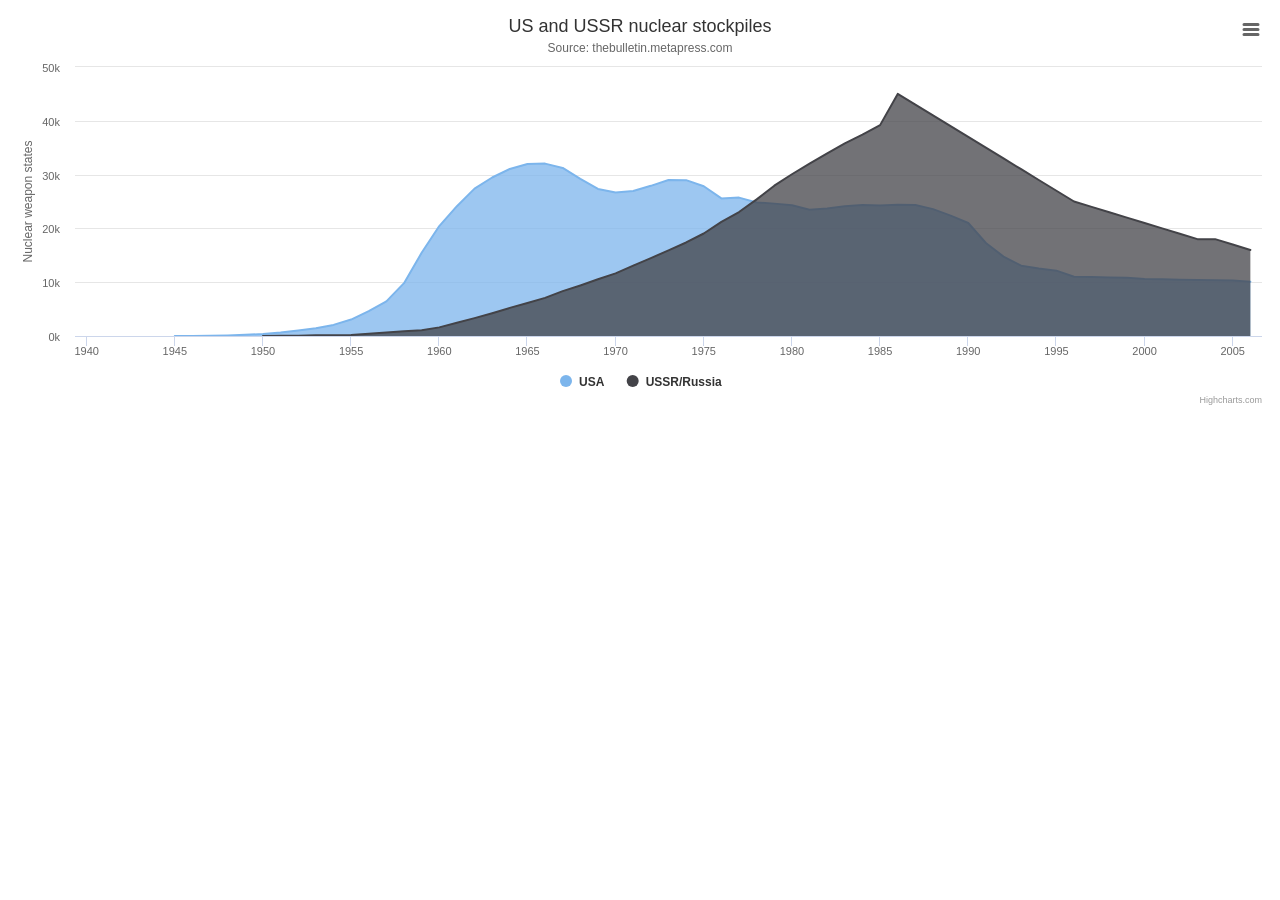
<file: ovie-client/js/libs/highcharts/examples/area-basic/index.htm>
<!DOCTYPE HTML>
<html>
	<head>
		<meta http-equiv="Content-Type" content="text/html; charset=utf-8">
		<title>Highcharts Example</title>

		<script type="text/javascript" src="http://ajax.googleapis.com/ajax/libs/jquery/1.8.2/jquery.min.js"></script>
		<style type="text/css">
${demo.css}
		</style>
		<script type="text/javascript">
$(function () {
    $('#container').highcharts({
        chart: {
            type: 'area'
        },
        title: {
            text: 'US and USSR nuclear stockpiles'
        },
        subtitle: {
            text: 'Source: <a href="http://thebulletin.metapress.com/content/c4120650912x74k7/fulltext.pdf">' +
                'thebulletin.metapress.com</a>'
        },
        xAxis: {
            allowDecimals: false,
            labels: {
                formatter: function () {
                    return this.value; // clean, unformatted number for year
                }
            }
        },
        yAxis: {
            title: {
                text: 'Nuclear weapon states'
            },
            labels: {
                formatter: function () {
                    return this.value / 1000 + 'k';
                }
            }
        },
        tooltip: {
            pointFormat: '{series.name} produced <b>{point.y:,.0f}</b><br/>warheads in {point.x}'
        },
        plotOptions: {
            area: {
                pointStart: 1940,
                marker: {
                    enabled: false,
                    symbol: 'circle',
                    radius: 2,
                    states: {
                        hover: {
                            enabled: true
                        }
                    }
                }
            }
        },
        series: [{
            name: 'USA',
            data: [null, null, null, null, null, 6, 11, 32, 110, 235, 369, 640,
                1005, 1436, 2063, 3057, 4618, 6444, 9822, 15468, 20434, 24126,
                27387, 29459, 31056, 31982, 32040, 31233, 29224, 27342, 26662,
                26956, 27912, 28999, 28965, 27826, 25579, 25722, 24826, 24605,
                24304, 23464, 23708, 24099, 24357, 24237, 24401, 24344, 23586,
                22380, 21004, 17287, 14747, 13076, 12555, 12144, 11009, 10950,
                10871, 10824, 10577, 10527, 10475, 10421, 10358, 10295, 10104]
        }, {
            name: 'USSR/Russia',
            data: [null, null, null, null, null, null, null, null, null, null,
                5, 25, 50, 120, 150, 200, 426, 660, 869, 1060, 1605, 2471, 3322,
                4238, 5221, 6129, 7089, 8339, 9399, 10538, 11643, 13092, 14478,
                15915, 17385, 19055, 21205, 23044, 25393, 27935, 30062, 32049,
                33952, 35804, 37431, 39197, 45000, 43000, 41000, 39000, 37000,
                35000, 33000, 31000, 29000, 27000, 25000, 24000, 23000, 22000,
                21000, 20000, 19000, 18000, 18000, 17000, 16000]
        }]
    });
});
		</script>
	</head>
	<body>
<script src="../../js/highcharts.js"></script>
<script src="../../js/modules/exporting.js"></script>

<div id="container" style="min-width: 310px; height: 400px; margin: 0 auto"></div>

	</body>
</html>
</file>
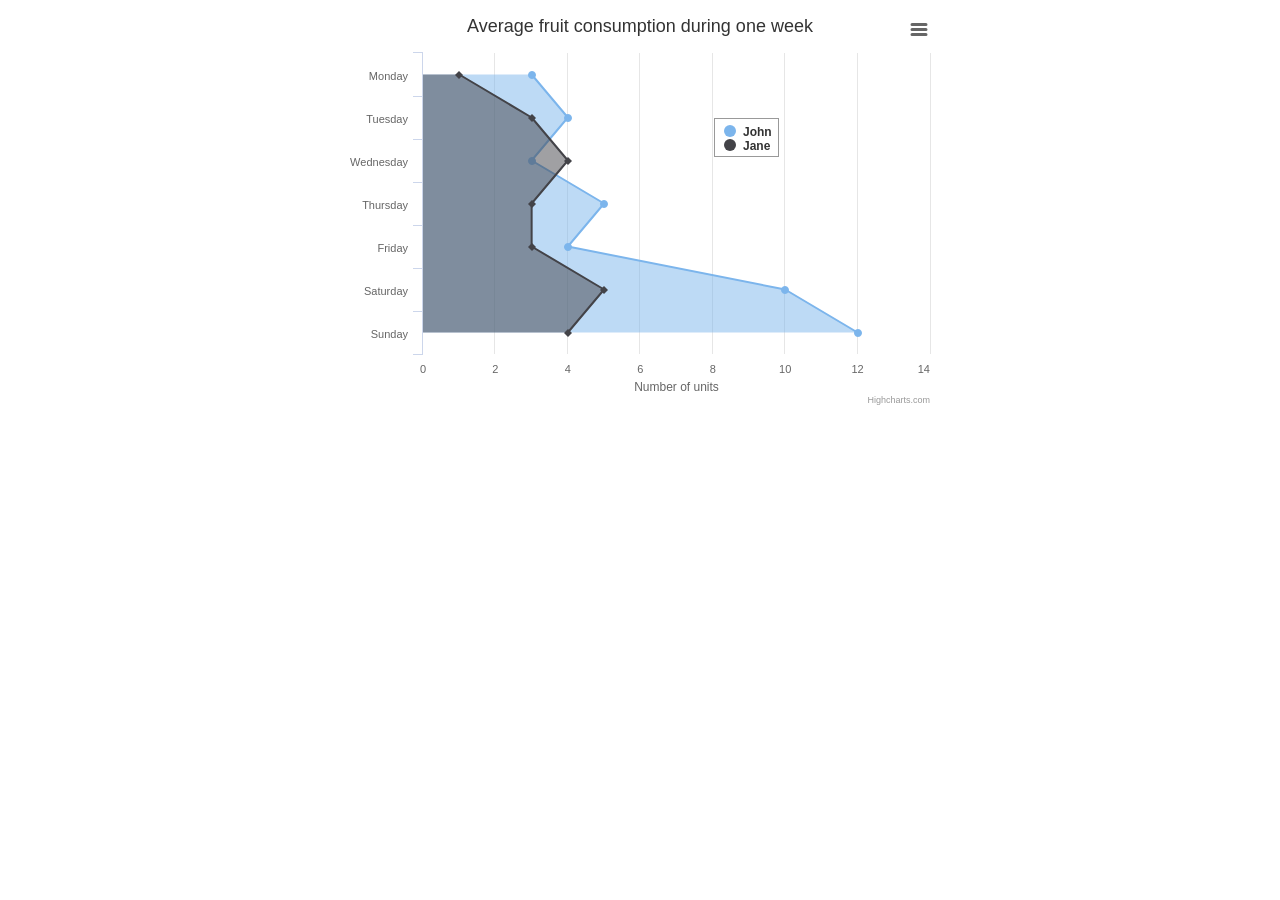
<file: ovie-client/js/libs/highcharts/examples/area-inverted/index.htm>
<!DOCTYPE HTML>
<html>
	<head>
		<meta http-equiv="Content-Type" content="text/html; charset=utf-8">
		<title>Highcharts Example</title>

		<script type="text/javascript" src="http://ajax.googleapis.com/ajax/libs/jquery/1.8.2/jquery.min.js"></script>
		<style type="text/css">
${demo.css}
		</style>
		<script type="text/javascript">
$(function () {
    $('#container').highcharts({
        chart: {
            type: 'area',
            inverted: true
        },
        title: {
            text: 'Average fruit consumption during one week'
        },
        subtitle: {
            style: {
                position: 'absolute',
                right: '0px',
                bottom: '10px'
            }
        },
        legend: {
            layout: 'vertical',
            align: 'right',
            verticalAlign: 'top',
            x: -150,
            y: 100,
            floating: true,
            borderWidth: 1,
            backgroundColor: (Highcharts.theme && Highcharts.theme.legendBackgroundColor) || '#FFFFFF'
        },
        xAxis: {
            categories: [
                'Monday',
                'Tuesday',
                'Wednesday',
                'Thursday',
                'Friday',
                'Saturday',
                'Sunday'
            ]
        },
        yAxis: {
            title: {
                text: 'Number of units'
            },
            labels: {
                formatter: function () {
                    return this.value;
                }
            },
            min: 0
        },
        plotOptions: {
            area: {
                fillOpacity: 0.5
            }
        },
        series: [{
            name: 'John',
            data: [3, 4, 3, 5, 4, 10, 12]
        }, {
            name: 'Jane',
            data: [1, 3, 4, 3, 3, 5, 4]
        }]
    });
});
		</script>
	</head>
	<body>
<script src="../../js/highcharts.js"></script>
<script src="../../js/modules/exporting.js"></script>

<div id="container" style="min-width: 310px; height: 400px; max-width: 600px; margin: 0 auto"></div>

	</body>
</html>
</file>
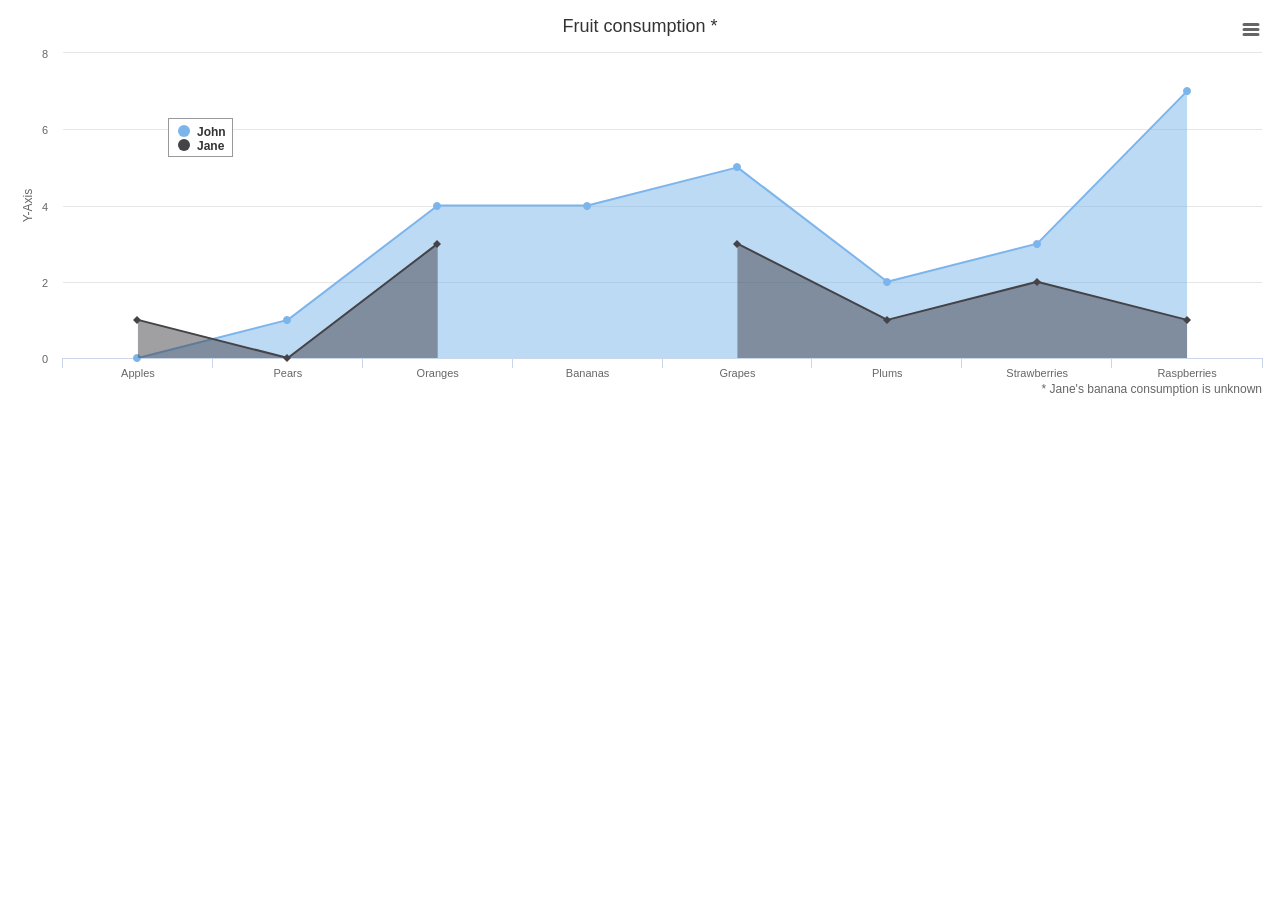
<file: ovie-client/js/libs/highcharts/examples/area-missing/index.htm>
<!DOCTYPE HTML>
<html>
	<head>
		<meta http-equiv="Content-Type" content="text/html; charset=utf-8">
		<title>Highcharts Example</title>

		<script type="text/javascript" src="http://ajax.googleapis.com/ajax/libs/jquery/1.8.2/jquery.min.js"></script>
		<style type="text/css">
${demo.css}
		</style>
		<script type="text/javascript">
$(function () {
    $('#container').highcharts({
        chart: {
            type: 'area',
            spacingBottom: 30
        },
        title: {
            text: 'Fruit consumption *'
        },
        subtitle: {
            text: '* Jane\'s banana consumption is unknown',
            floating: true,
            align: 'right',
            verticalAlign: 'bottom',
            y: 15
        },
        legend: {
            layout: 'vertical',
            align: 'left',
            verticalAlign: 'top',
            x: 150,
            y: 100,
            floating: true,
            borderWidth: 1,
            backgroundColor: (Highcharts.theme && Highcharts.theme.legendBackgroundColor) || '#FFFFFF'
        },
        xAxis: {
            categories: ['Apples', 'Pears', 'Oranges', 'Bananas', 'Grapes', 'Plums', 'Strawberries', 'Raspberries']
        },
        yAxis: {
            title: {
                text: 'Y-Axis'
            },
            labels: {
                formatter: function () {
                    return this.value;
                }
            }
        },
        tooltip: {
            formatter: function () {
                return '<b>' + this.series.name + '</b><br/>' +
                    this.x + ': ' + this.y;
            }
        },
        plotOptions: {
            area: {
                fillOpacity: 0.5
            }
        },
        credits: {
            enabled: false
        },
        series: [{
            name: 'John',
            data: [0, 1, 4, 4, 5, 2, 3, 7]
        }, {
            name: 'Jane',
            data: [1, 0, 3, null, 3, 1, 2, 1]
        }]
    });
});
		</script>
	</head>
	<body>
<script src="../../js/highcharts.js"></script>
<script src="../../js/modules/exporting.js"></script>

<div id="container" style="min-width: 310px; height: 400px; margin: 0 auto"></div>

	</body>
</html>
</file>
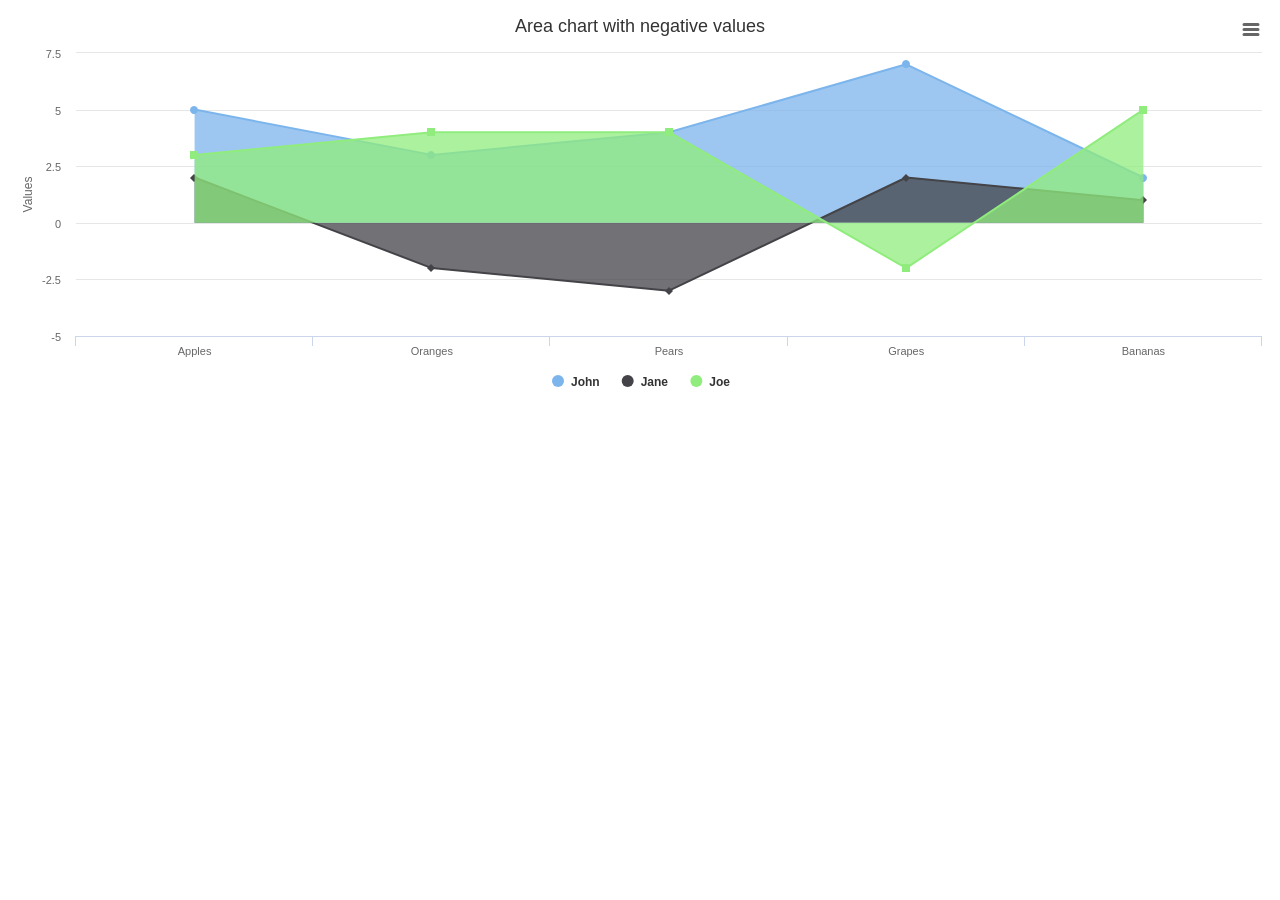
<file: ovie-client/js/libs/highcharts/examples/area-negative/index.htm>
<!DOCTYPE HTML>
<html>
	<head>
		<meta http-equiv="Content-Type" content="text/html; charset=utf-8">
		<title>Highcharts Example</title>

		<script type="text/javascript" src="http://ajax.googleapis.com/ajax/libs/jquery/1.8.2/jquery.min.js"></script>
		<style type="text/css">
${demo.css}
		</style>
		<script type="text/javascript">
$(function () {
    $('#container').highcharts({
        chart: {
            type: 'area'
        },
        title: {
            text: 'Area chart with negative values'
        },
        xAxis: {
            categories: ['Apples', 'Oranges', 'Pears', 'Grapes', 'Bananas']
        },
        credits: {
            enabled: false
        },
        series: [{
            name: 'John',
            data: [5, 3, 4, 7, 2]
        }, {
            name: 'Jane',
            data: [2, -2, -3, 2, 1]
        }, {
            name: 'Joe',
            data: [3, 4, 4, -2, 5]
        }]
    });
});
		</script>
	</head>
	<body>
<script src="../../js/highcharts.js"></script>
<script src="../../js/modules/exporting.js"></script>

<div id="container" style="min-width: 310px; height: 400px; margin: 0 auto"></div>

	</body>
</html>
</file>
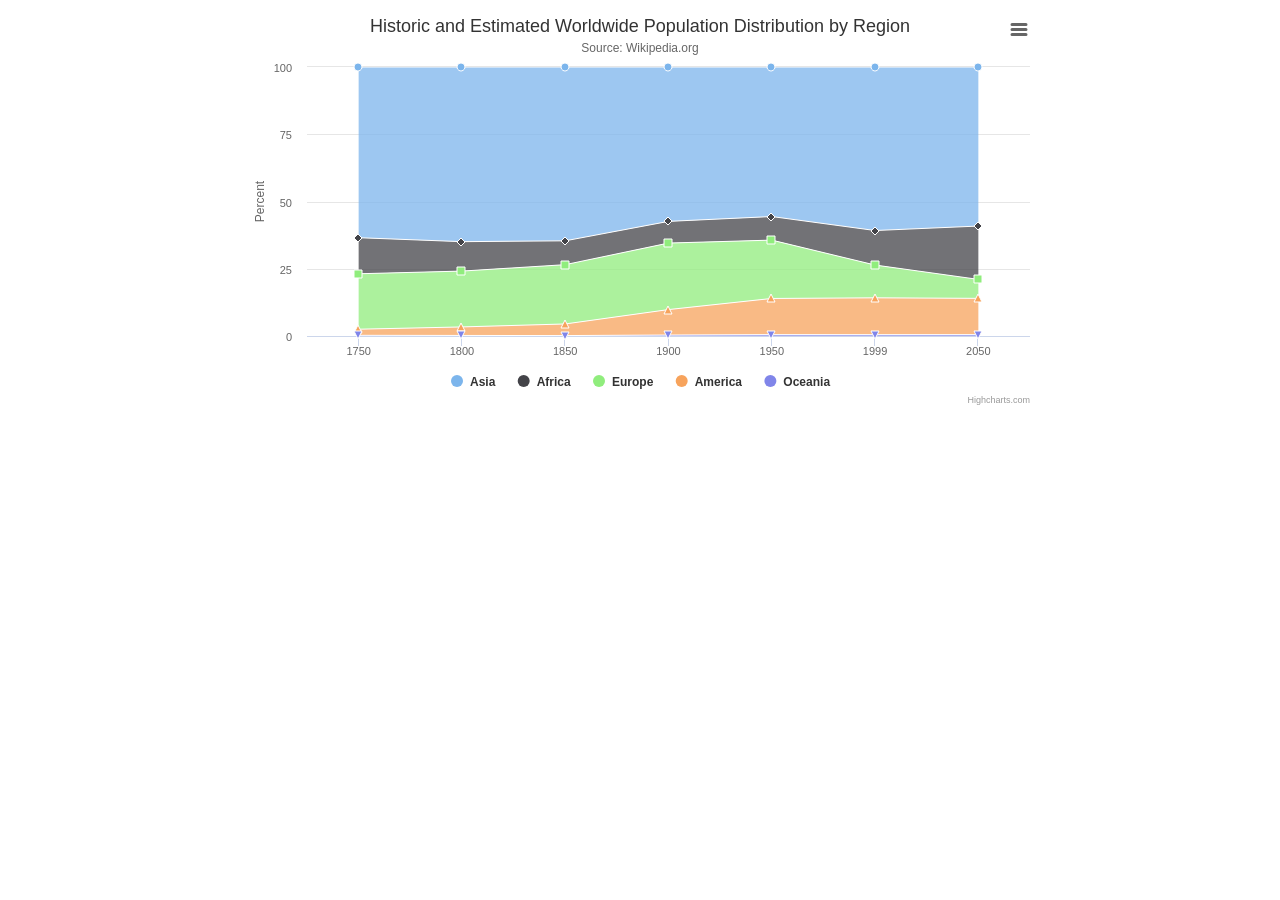
<file: ovie-client/js/libs/highcharts/examples/area-stacked-percent/index.htm>
<!DOCTYPE HTML>
<html>
	<head>
		<meta http-equiv="Content-Type" content="text/html; charset=utf-8">
		<title>Highcharts Example</title>

		<script type="text/javascript" src="http://ajax.googleapis.com/ajax/libs/jquery/1.8.2/jquery.min.js"></script>
		<style type="text/css">
${demo.css}
		</style>
		<script type="text/javascript">
$(function () {
    $('#container').highcharts({
        chart: {
            type: 'area'
        },
        title: {
            text: 'Historic and Estimated Worldwide Population Distribution by Region'
        },
        subtitle: {
            text: 'Source: Wikipedia.org'
        },
        xAxis: {
            categories: ['1750', '1800', '1850', '1900', '1950', '1999', '2050'],
            tickmarkPlacement: 'on',
            title: {
                enabled: false
            }
        },
        yAxis: {
            title: {
                text: 'Percent'
            }
        },
        tooltip: {
            pointFormat: '<span style="color:{series.color}">{series.name}</span>: <b>{point.percentage:.1f}%</b> ({point.y:,.0f} millions)<br/>',
            shared: true
        },
        plotOptions: {
            area: {
                stacking: 'percent',
                lineColor: '#ffffff',
                lineWidth: 1,
                marker: {
                    lineWidth: 1,
                    lineColor: '#ffffff'
                }
            }
        },
        series: [{
            name: 'Asia',
            data: [502, 635, 809, 947, 1402, 3634, 5268]
        }, {
            name: 'Africa',
            data: [106, 107, 111, 133, 221, 767, 1766]
        }, {
            name: 'Europe',
            data: [163, 203, 276, 408, 547, 729, 628]
        }, {
            name: 'America',
            data: [18, 31, 54, 156, 339, 818, 1201]
        }, {
            name: 'Oceania',
            data: [2, 2, 2, 6, 13, 30, 46]
        }]
    });
});
		</script>
	</head>
	<body>
<script src="../../js/highcharts.js"></script>
<script src="../../js/modules/exporting.js"></script>

<div id="container" style="min-width: 310px; height: 400px; max-width: 800px; margin: 0 auto"></div>

	</body>
</html>
</file>
